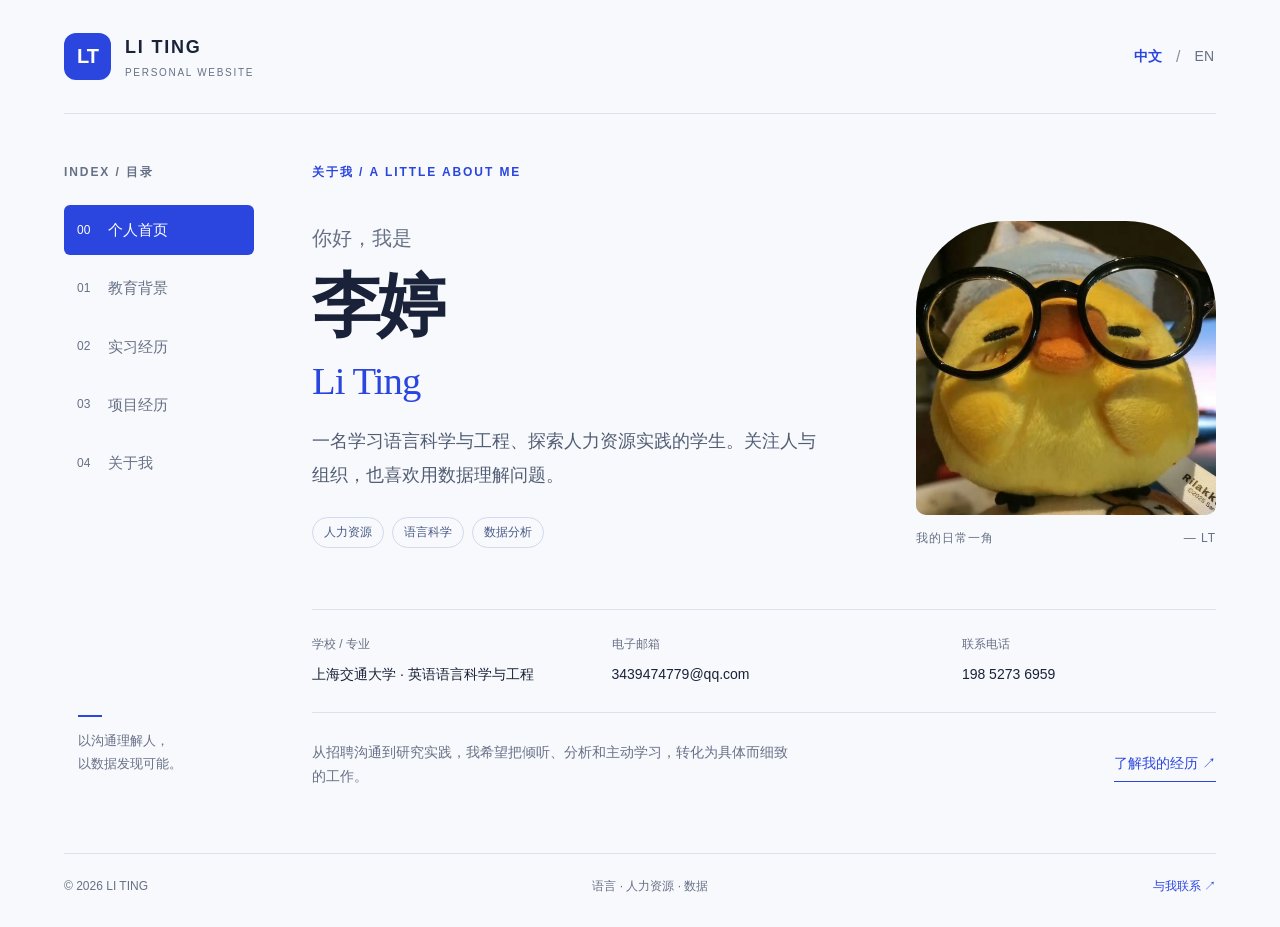
<file: liting-homepage/index.html>
<!doctype html>
<html lang="zh-CN">
<head>
<meta charset="utf-8"><meta name="viewport" content="width=device-width, initial-scale=1">
<meta name="description" content="李婷的个人主页：教育背景、招聘实习、研究项目与个人介绍。">
<title>李婷 · 个人主页</title>
<link rel="icon" type="image/svg+xml" href="data:image/svg+xml,%3Csvg xmlns='http://www.w3.org/2000/svg' viewBox='0 0 64 64'%3E%3Crect width='64' height='64' rx='16' fill='%232b46df'/%3E%3Ctext x='32' y='43' text-anchor='middle' font-family='Arial' font-size='32' fill='white'%3ELT%3C/text%3E%3C/svg%3E">
<link rel="stylesheet" href="styles.css"><script defer src="content.js"></script><script defer src="app.js"></script>
</head>
<body>
<a class="skip" href="#main">跳至正文 / Skip to content</a>
<div class="site-shell">
<header><a class="identity" href="#home" aria-label="李婷 Li Ting"><span class="monogram">LT</span><span>LI TING<span class="identity-sub">PERSONAL WEBSITE</span></span></a><div class="language" aria-label="Language / 语言"><button type="button" data-lang="zh" aria-pressed="true">中文</button><span>/</span><button type="button" data-lang="en" aria-pressed="false">EN</button></div></header>
<div class="layout"><aside><p class="nav-label">INDEX / 目录</p><nav aria-label="主导航 / Main navigation"></nav><div class="aside-note"><span class="mini-line"></span><p id="side-note"></p></div></aside><main id="main" tabindex="-1"></main></div>
<footer><span>© <span id="year"></span> LI TING</span><span id="footer-note"></span><a href="mailto:3439474779@qq.com" id="footer-link"></a></footer>
</div><noscript>请启用 JavaScript 以切换页面与语言。Please enable JavaScript to view this bilingual website.</noscript>
</body></html>
</file>
<file: liting-homepage/styles.css>
:root{--blue:#2b46df;--ink:#192238;--muted:#667086;--line:#dde2ed;--paper:#f8f9fc;--sans:Inter,-apple-system,BlinkMacSystemFont,"Segoe UI","PingFang SC","Microsoft YaHei",sans-serif}*{box-sizing:border-box}html{scroll-behavior:smooth}body{margin:0;background:var(--paper);color:var(--ink);font-family:var(--sans);font-size:16px;line-height:1.75}a{color:inherit;text-decoration:none}button{font:inherit;cursor:pointer}a,button{-webkit-tap-highlight-color:transparent}a:focus-visible,button:focus-visible{outline:3px solid var(--blue);outline-offset:5px}.site-shell{max-width:1420px;margin:auto;padding:0 64px}header{display:flex;align-items:center;justify-content:space-between;padding:32px 0;border-bottom:1px solid var(--line)}.identity{display:flex;align-items:center;gap:14px;font-size:18px;font-weight:750;letter-spacing:.1em}.monogram{display:grid;place-items:center;background:var(--blue);color:white;height:47px;width:47px;font-size:20px;letter-spacing:-1px;border-radius:12px}.identity-sub{display:block;font-size:10px;letter-spacing:.17em;color:var(--muted);font-weight:500}.language{display:flex;gap:12px;align-items:center;color:#8990a1}.language button{padding:5px 2px;background:none;border:0;color:var(--muted);font-size:14px}.language button[aria-pressed=true]{color:var(--blue);font-weight:750}.layout{display:grid;grid-template-columns:190px minmax(0,1fr);gap:58px;min-height:690px;padding:48px 0 64px}aside{display:flex;flex-direction:column}.nav-label,.eyebrow{font-size:12px;font-weight:650;letter-spacing:.16em;color:var(--muted)}.nav-label{margin:0 0 22px}nav{display:flex;flex-direction:column;gap:8px}nav a{display:flex;gap:18px;align-items:center;padding:12px 13px;font-size:15px;color:var(--muted);border-radius:6px}nav a span{font-size:12px;font-variant-numeric:tabular-nums}nav a:hover{color:var(--blue);background:#eef1fa}nav a[aria-current=page]{background:var(--blue);color:white}.aside-note{margin-top:auto;padding:60px 14px 0;font-size:13px;color:var(--muted);max-width:180px}.mini-line{display:block;width:24px;height:2px;background:var(--blue)}main{min-width:0;outline:none}.eyebrow{color:var(--blue);margin:0 0 24px}.hero{display:grid;grid-template-columns:minmax(0,1fr) 300px;gap:40px;align-items:center;padding:14px 0 34px}.hello{color:var(--muted);font-size:20px;margin:0 0 10px}h1{font-size:clamp(48px,5.4vw,78px);letter-spacing:-.055em;line-height:1.14;margin:0 0 21px;font-weight:650}.latin{font-family:Georgia,serif;font-weight:400;color:var(--blue);font-size:.56em;letter-spacing:-.025em;display:block;margin-top:14px}.lead{font-size:18px;line-height:1.9;max-width:510px;color:#525e75;margin:0 0 25px}.tags{display:flex;gap:8px;flex-wrap:wrap}.tag{font-size:12px;padding:4px 11px;border:1px solid #d2d9ee;border-radius:30px;color:#485a85}.portrait{margin:0;position:relative}.portrait img{display:block;width:100%;height:auto;border-radius:90px 90px 10px 10px}.portrait figcaption{display:flex;justify-content:space-between;margin-top:13px;font-size:12px;color:var(--muted);letter-spacing:.08em}.contact-strip{margin-top:26px;padding:24px 0;display:grid;grid-template-columns:1.1fr 1.3fr 1fr;gap:20px;border-top:1px solid var(--line);border-bottom:1px solid var(--line)}.field-label{display:block;font-size:12px;color:var(--muted);margin-bottom:5px}.field-value{font-size:14px;overflow-wrap:anywhere}.field-value a:hover{color:var(--blue)}.intro-bottom{display:flex;justify-content:space-between;gap:30px;align-items:center;margin-top:27px}.intro-bottom p{font-size:14px;max-width:480px;color:var(--muted);margin:0}.text-link{font-size:14px;color:var(--blue);white-space:nowrap;border-bottom:1px solid var(--blue);padding:5px 0}.page-heading{font-size:42px;line-height:1.3;letter-spacing:-.035em;margin-bottom:20px}.page-intro{color:var(--muted);font-size:17px;margin-bottom:34px;max-width:700px}.entry{border-top:1px solid var(--line);padding:29px 0}.entry-header{display:flex;gap:20px;justify-content:space-between;align-items:flex-start}.entry h2{font-size:23px;line-height:1.5;margin:0 0 8px;letter-spacing:-.02em}.entry-meta{font-size:14px;color:var(--blue);margin:0 0 17px}.entry p{color:#525e75;margin:12px 0}.entry ul{padding-left:22px;color:#525e75;margin:16px 0}.entry li{padding:4px 0}.number{font-size:13px;color:var(--blue);padding-top:9px}.facts{display:flex;gap:45px;padding:23px 0 10px}.fact strong{display:block;font-size:37px;line-height:1.2;font-weight:500;color:var(--blue)}.fact span{font-size:13px;color:var(--muted)}.course-list{display:flex;flex-wrap:wrap;gap:10px;margin:22px 0}.course-list span{border:1px solid var(--line);border-radius:5px;padding:8px 13px;font-size:14px;background:white}.quote{font-size:26px;line-height:1.7;border-left:3px solid var(--blue);padding:6px 0 6px 26px;margin:30px 0 35px;max-width:750px}.skill-grid{display:grid;grid-template-columns:1fr 1fr;gap:32px}.skill-grid h2{font-size:19px}.skill-grid p{color:var(--muted)}footer{border-top:1px solid var(--line);padding:22px 0 30px;display:flex;justify-content:space-between;gap:20px;font-size:12px;color:var(--muted)}footer a{color:var(--blue)}.skip{position:fixed;top:-100px;left:20px;background:white;padding:10px;z-index:10}.skip:focus{top:10px}@media(min-width:1400px){.layout{min-height:740px}.hero{padding-top:30px;grid-template-columns:minmax(0,1fr) 340px}}@media(max-width:1100px){.site-shell{padding:0 32px}.layout{grid-template-columns:160px minmax(0,1fr);gap:32px}.hero{grid-template-columns:minmax(0,1fr) 240px;gap:25px}.contact-strip{grid-template-columns:1fr 1fr}.contact-strip>div:first-child{grid-column:1/-1}.intro-bottom{align-items:flex-start}.lead{font-size:16px}}@media(max-width:760px){.site-shell{padding:0 22px}header{padding:22px 0}.layout{display:block;padding:24px 0 40px;min-height:0}aside{margin-bottom:32px}.nav-label,.aside-note{display:none}nav{display:flex;flex-direction:row;flex-wrap:wrap;gap:6px}nav a{padding:9px 11px;font-size:14px;gap:7px}nav a span{font-size:11px}.hero{grid-template-columns:minmax(0,1fr) 180px;gap:24px;padding:0 0 18px}h1{font-size:49px}.hello{font-size:17px}.portrait img{border-radius:60px 60px 8px 8px}.portrait figcaption{font-size:10px}.eyebrow{margin-bottom:23px}.lead{font-size:16px}.contact-strip{margin-top:18px}.intro-bottom{display:block}.text-link{display:inline-block;margin-top:18px}.page-heading{font-size:34px}.entry h2{font-size:21px}.entry-header{gap:12px}.skill-grid{grid-template-columns:1fr;gap:12px}footer{flex-wrap:wrap}footer>span:nth-child(2){display:none}}@media(max-width:480px){.hero{display:flex;flex-direction:column-reverse;align-items:flex-start;gap:27px}.portrait{width:190px;align-self:center}.hero-copy{width:100%}.portrait figcaption{display:none}h1{font-size:52px}.latin{display:inline;margin-left:14px;font-size:28px}.contact-strip{grid-template-columns:1fr;gap:15px}.contact-strip>div:first-child{grid-column:auto}.quote{font-size:22px}.facts{gap:30px}.identity-sub{font-size:9px}}@media(prefers-reduced-motion:reduce){html{scroll-behavior:auto}}
</file>
